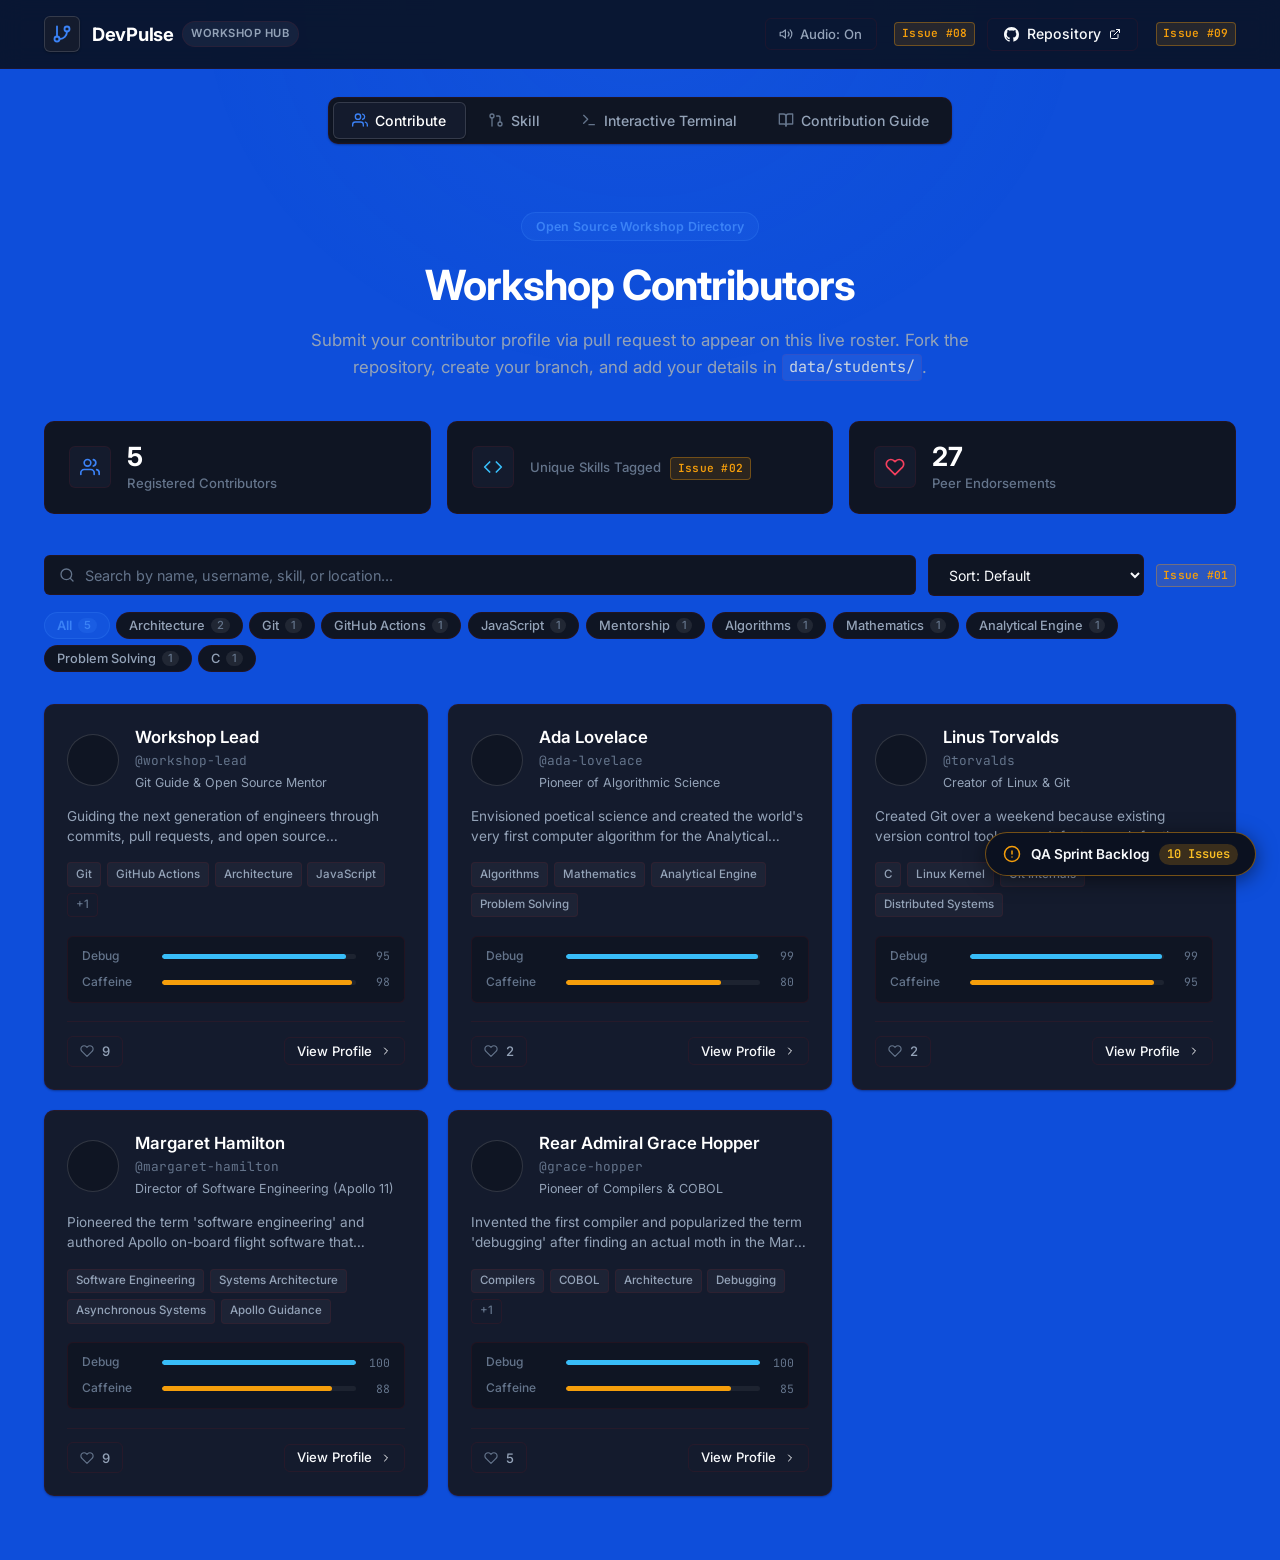
<file: GitHub_MTECH/index.html>
<!DOCTYPE html>
<html lang="en">

<head>
  <meta charset="UTF-8">
  <meta name="viewport" content="width=device-width, initial-scale=1.0">
  <meta name="description" content="DevPulse - Contributor directory and interactive Git workshop platform.">
  <title> Git and Github Workshop </title>
  <link rel="stylesheet" href="css/styles.css">
  <link rel="icon"
    href="data:image/svg+xml,<svg xmlns=%22http://www.w3.org/2000/svg%22 viewBox=%220 0 24 24%22 fill=%22none%22 stroke=%22%232f81f7%22 stroke-width=%222%22 stroke-linecap=%22round%22 stroke-linejoin=%22round%22><line x1=%226%22 y1=%223%22 x2=%226%22 y2=%2215%22/><circle cx=%2218%22 cy=%226%22 r=%223%22/><circle cx=%226%22 cy=%2218%22 r=%223%22/><path d=%22M18 9a9 9 0 0 1-9 9%22/></svg>">
</head>

<body>
  <canvas id="confetti-canvas"></canvas>

  <header class="site-header">
    <div class="app-container header-inner">
      <a href="#" class="brand-logo" id="brand-home-link">
        <div class="logo-icon-wrap" aria-hidden="true">
          <svg width="20" height="20" viewBox="0 0 24 24" fill="none" stroke="currentColor" stroke-width="2.2"
            stroke-linecap="round" stroke-linejoin="round">
            <line x1="6" y1="3" x2="6" y2="15"></line>
            <circle cx="18" cy="6" r="3"></circle>
            <circle cx="6" cy="18" r="3"></circle>
            <path d="M18 9a9 9 0 0 1-9 9"></path>
          </svg>
        </div>
        <div class="brand-text-group">
          <span class="brand-title">DevPulse</span>
          <span class="brand-tag">Workshop Hub</span>
        </div>
      </a>

      <div class="header-actions">
        <button id="audio-toggle-btn" class="btn-audio" title="Toggle audio feedback" aria-label="Toggle Sound Effects">
          <svg class="audio-icon" width="14" height="14" viewBox="0 0 24 24" fill="none" stroke="currentColor"
            stroke-width="2" stroke-linecap="round" stroke-linejoin="round">
            <polygon points="11 5 6 9 2 9 2 15 6 15 11 19 11 5"></polygon>
            <path d="M19.07 4.93a10 10 0 0 1 0 14.14M15.54 8.46a5 5 0 0 1 0 7.07"></path>
          </svg>
          <span class="audio-label">Audio: On</span>
        </button>
        <span class="qa-badge" data-issue="8" title="Defect #08: Status text inverted on mute toggle">Issue #08</span>
        <a href="https://github.com" target="_blank" rel="noopener noreferrer" class="btn btn-outline"
          id="github-repo-btn">
          <svg width="15" height="15" viewBox="0 0 24 24" fill="currentColor">
            <path
              d="M12 0C5.37 0 0 5.37 0 12c0 5.31 3.435 9.795 8.205 11.385.6.105.825-.255.825-.57 0-.285-.015-1.23-.015-2.235-3.015.555-3.795-.735-4.035-1.41-.135-.345-.72-1.41-1.23-1.695-.42-.225-1.02-.78-.015-.795.945-.015 1.62.87 1.845 1.23 1.08 1.815 2.805 1.305 3.495.99.105-.78.42-1.305.765-1.605-2.67-.3-5.46-1.335-5.46-5.925 0-1.305.465-2.385 1.23-3.225-.12-.3-.54-1.53.12-3.18 0 0 1.005-.315 3.3 1.23.96-.27 1.98-.405 3-.405s2.04.135 3 .405c2.295-1.56 3.3-1.23 3.3-1.23.66 1.65.24 2.88.12 3.18.765.84 1.23 1.905 1.23 3.225 0 4.605-2.805 5.625-5.475 5.925.435.375.81 1.095.81 2.22 0 1.605-.015 2.895-.015 3.3 0 .315.225.69.825.57A12.02 12.02 0 0024 12c0-6.63-5.37-12-12-12z" />
          </svg>
          <span>Repository</span>
          <svg width="12" height="12" viewBox="0 0 24 24" fill="none" stroke="currentColor" stroke-width="2"
            stroke-linecap="round" stroke-linejoin="round">
            <path d="M18 13v6a2 2 0 0 1-2 2H5a2 2 0 0 1-2-2V8a2 2 0 0 1 2-2h6"></path>
            <polyline points="15 3 21 3 21 9"></polyline>
            <line x1="10" y1="14" x2="21" y2="3"></line>
          </svg>
        </a>
        <span class="qa-badge" data-issue="9"
          title="Defect #09: Header repository button navigates to generic github.com">Issue #09</span>
      </div>
    </div>
  </header>

  <main class="app-container">
    <!-- Top Navigation Tabs -->
    <nav class="nav-tabs-wrapper" aria-label="Main Navigation">
      <div class="nav-tabs" role="tablist">
        <button class="nav-tab-btn active" data-tab="contributors" role="tab" id="tab-btn-contributors">
          <svg width="16" height="16" viewBox="0 0 24 24" fill="none" stroke="currentColor" stroke-width="2"
            stroke-linecap="round" stroke-linejoin="round">
            <path d="M17 21v-2a4 4 0 0 0-4-4H5a4 4 0 0 0-4 4v2"></path>
            <circle cx="9" cy="7" r="4"></circle>
            <path d="M23 21v-2a4 4 0 0 0-3-3.87"></path>
            <path d="M16 3.13a4 4 0 0 1 0 7.75"></path>
          </svg>
          <span>Contribute</span>
        </button>
        <button class="nav-tab-btn" data-tab="arena" role="tab" id="tab-btn-arena">
          <svg width="16" height="16" viewBox="0 0 24 24" fill="none" stroke="currentColor" stroke-width="2"
            stroke-linecap="round" stroke-linejoin="round">
            <circle cx="18" cy="18" r="3"></circle>
            <circle cx="6" cy="6" r="3"></circle>
            <path d="M13 6h3a2 2 0 0 1 2 2v7"></path>
            <line x1="6" y1="9" x2="6" y2="21"></line>
          </svg>
          <span>Skill </span>
        </button>
        <button class="nav-tab-btn" data-tab="arcade" role="tab" id="tab-btn-arcade">
          <svg width="16" height="16" viewBox="0 0 24 24" fill="none" stroke="currentColor" stroke-width="2"
            stroke-linecap="round" stroke-linejoin="round">
            <polyline points="4 17 10 11 4 5"></polyline>
            <line x1="12" y1="19" x2="20" y2="19"></line>
          </svg>
          <span>Interactive Terminal</span>
        </button>
        <button class="nav-tab-btn" data-tab="guide" role="tab" id="tab-btn-guide">
          <svg width="16" height="16" viewBox="0 0 24 24" fill="none" stroke="currentColor" stroke-width="2"
            stroke-linecap="round" stroke-linejoin="round">
            <path d="M2 3h6a4 4 0 0 1 4 4v14a3 3 0 0 0-3-3H2z"></path>
            <path d="M22 3h-6a4 4 0 0 0-4 4v14a3 3 0 0 1 3-3h7z"></path>
          </svg>
          <span>Contribution Guide</span>
        </button>
      </div>
    </nav>

    <!-- TAB 1: CONTRIBUTORS HUB -->
    <section id="tab-contributors" class="tab-panel active">
      <div class="hero-section">
        <div class="hero-pill">Open Source Workshop Directory</div>
        <h1 class="hero-title">Workshop Contributors</h1>
        <p class="hero-subtitle">
          Submit your contributor profile via pull request to appear on this live roster.
          Fork the repository, create your branch, and add your details in <code>data/students/</code>.
        </p>
      </div>

      <!-- Workshop Metrics Banner -->
      <div class="stats-banner">
        <div class="stat-item">
          <div class="stat-icon contributors" aria-hidden="true">
            <svg width="20" height="20" viewBox="0 0 24 24" fill="none" stroke="currentColor" stroke-width="2"
              stroke-linecap="round" stroke-linejoin="round">
              <path d="M17 21v-2a4 4 0 0 0-4-4H5a4 4 0 0 0-4 4v2"></path>
              <circle cx="9" cy="7" r="4"></circle>
              <path d="M23 21v-2a4 4 0 0 0-3-3.87"></path>
              <path d="M16 3.13a4 4 0 0 1 0 7.75"></path>
            </svg>
          </div>
          <div>
            <div class="stat-number" id="stat-total-contributors">0</div>
            <div class="stat-label">Registered Contributors</div>
          </div>
        </div>
        <div class="stat-item">
          <div class="stat-icon skills" aria-hidden="true">
            <svg width="20" height="20" viewBox="0 0 24 24" fill="none" stroke="currentColor" stroke-width="2"
              stroke-linecap="round" stroke-linejoin="round">
              <polyline points="16 18 22 12 16 6"></polyline>
              <polyline points="8 6 2 12 8 18"></polyline>
            </svg>
          </div>
          <div>
            <div class="stat-number" id="stat-unique-skills">0</div>
            <div class="stat-label">Unique Skills Tagged <span class="qa-badge" data-issue="2"
                title="Defect #02: Stat counter displays undefined / NaN">Issue #02</span></div>
          </div>
        </div>
        <div class="stat-item">
          <div class="stat-icon kudos" aria-hidden="true">
            <svg width="20" height="20" viewBox="0 0 24 24" fill="none" stroke="currentColor" stroke-width="2"
              stroke-linecap="round" stroke-linejoin="round">
              <path
                d="M20.84 4.61a5.5 5.5 0 0 0-7.78 0L12 5.67l-1.06-1.06a5.5 5.5 0 0 0-7.78 7.78l1.06 1.06L12 21.23l7.78-7.78 1.06-1.06a5.5 5.5 0 0 0 0-7.78z">
              </path>
            </svg>
          </div>
          <div>
            <div class="stat-number" id="stat-total-kudos">0</div>
            <div class="stat-label">Peer Endorsements</div>
          </div>
        </div>
      </div>

      <!-- Search, Sort & Skill Filters -->
      <div class="toolbar-section">
        <div class="search-row">
          <div class="search-input-wrapper">
            <svg class="search-icon" width="16" height="16" viewBox="0 0 24 24" fill="none" stroke="currentColor"
              stroke-width="2" stroke-linecap="round" stroke-linejoin="round">
              <circle cx="11" cy="11" r="8"></circle>
              <line x1="21" y1="21" x2="16.65" y2="16.65"></line>
            </svg>
            <input type="text" id="search-input" class="search-input"
              placeholder="Search by name, username, skill, or location...">
          </div>
          <div class="sort-select-wrapper" style="display: flex; align-items: center; gap: 0.4rem;">
            <select id="sort-select" class="sort-select">
              <option value="default">Sort: Default</option>
              <option value="name">Sort: Name (A–Z)</option>
              <option value="kudos">Sort: Peer Endorsements</option>
              <option value="debugging">Sort: Debugging Score</option>
              <option value="caffeine">Sort: Caffeine Index</option>
            </select>
            <span class="qa-badge" data-issue="1" title="Defect #01: Kudos sort order appears reversed">Issue #01</span>
          </div>
        </div>

        <div class="skills-pills-row" id="skills-filter-container">
          <!-- Populated dynamically by app.js -->
        </div>
      </div>

      <!-- Cards Grid -->
      <div class="profiles-grid" id="profiles-grid">
        <!-- Rendered dynamically by app.js -->
      </div>
    </section>

    <!-- TAB 2: GIT DUEL ARENA -->
    <section id="tab-arena" class="tab-panel">
      <div class="arena-container">
        <div class="arena-header">
          <h2 class="arena-title">Skill Comparison Duel</h2>
          <p class="arena-subtitle">Compare developer stats side-by-side in an interactive, turn-based capability
            simulation.</p>
        </div>

        <div class="arena-matchup-row">
          <div class="fighter-slot">
            <label for="arena-fighter-1" class="field-label">Contender 1</label>
            <select id="arena-fighter-1" class="fighter-select"></select>
            <div id="fighter-1-card"></div>
          </div>

          <div class="arena-vs-badge" aria-hidden="true">VS</div>

          <div class="fighter-slot">
            <label for="arena-fighter-2" class="field-label">Contender 2 <span class="qa-badge" data-issue="6"
                title="Defect #06: Contender 2 HP gauge lacks bottom clamping below 0">Issue #06</span></label>
            <select id="arena-fighter-2" class="fighter-select"></select>
            <div id="fighter-2-card"></div>
          </div>
        </div>

        <div class="arena-controls">
          <button id="start-battle-btn" class="btn btn-primary btn-battle">Run Comparison Duel</button>
          <button id="reset-battle-btn" class="btn btn-outline">Reset</button>
          <span class="qa-badge" data-issue="10"
            title="Defect #10: Contender validation allows selecting identical fighters">Issue #10</span>
        </div>

        <div class="battle-log-container" id="battle-log-messages">
          <div class="log-entry system">Ready. Select two contributors to begin simulation.</div>
        </div>
      </div>
    </section>

    <!-- TAB 3: GIT MINI-ARCADE -->
    <section id="tab-arcade" class="tab-panel">
      <div class="arcade-grid">
        <!-- Speed Typer Game -->
        <div class="arcade-card">
          <div class="arcade-card-header">
            <span class="arcade-tag">Terminal Exercise</span>
            <h3 class="arcade-title">Command Speed Typer <span class="qa-badge" data-issue="4"
                title="Defect #04: Restarting typer causes timer interval leakage and 2x countdown speed">Issue
                #04</span></h3>
            <p class="step-desc">Test your command-line recall. Enter the appropriate Git command before the clock runs
              out.</p>
          </div>

          <div class="typer-status-bar">
            <span>Score: <strong id="typer-score">0</strong></span>
            <span>Remaining: <strong id="typer-time">30s</strong></span>
          </div>

          <div class="typer-target-display">
            <div class="typer-prompt" id="typer-prompt">Click "Start Session" to begin</div>
            <div class="typer-target" id="typer-target">git checkout -b feature/example</div>
          </div>

          <input type="text" id="typer-input" class="typer-input" placeholder="Type Git command and press Enter..."
            disabled autocomplete="off" spellcheck="false">

          <button id="typer-start-btn" class="btn btn-primary">Start Session (30s)</button>
        </div>

        <!-- Git Quizzer -->
        <div class="arcade-card">
          <div class="arcade-card-header">
            <span class="arcade-tag">Knowledge Check</span>
            <h3 class="arcade-title">Version Control Assessment <span class="qa-badge" data-issue="5"
                title="Defect #05: Assessment Q5 answer key maps to incorrect option index">Issue #05</span></h3>
            <p class="step-desc">Verify your understanding of branching models, commit semantics, and merge conflict
              resolution.</p>
          </div>

          <div id="quiz-box">
            <!-- Rendered dynamically by arcade.js -->
          </div>
        </div>
      </div>

      <!-- Community Soundboard -->
      <div class="soundboard-section">
        <h3 class="arcade-title">Audio Feedback Console</h3>
        <p class="step-desc">Real-time Web Audio synthesizer providing auditory feedback for workshop demonstrations.
        </p>
        <div class="soundboard-grid">
          <button class="soundboard-btn" data-sound="kudos">Endorsement Chime</button>
          <button class="soundboard-btn" data-sound="attack">Action Pulse</button>
          <button class="soundboard-btn" data-sound="victory">Resolution Fanfare</button>
          <button class="soundboard-btn" data-sound="success">Commit Success</button>
          <button class="soundboard-btn" data-sound="error">Merge Conflict Alert</button>
        </div>
      </div>
    </section>

    <!-- TAB 4: GIT WORKSHOP GUIDE -->
    <section id="tab-guide" class="tab-panel">
      <div class="guide-container">
        <div class="guide-header">
          <h2 class="arena-title">Contribution Guide</h2>
          <p class="step-desc">
            Complete these 6 steps to submit your first open-source Pull Request and add your card to the roster.
          </p>
        </div>

        <div class="guide-steps-list">
          <div class="guide-step">
            <div class="step-num-badge">1</div>
            <div class="step-body">
              <h3 class="step-title">Fork and Clone <span class="qa-badge" data-issue="7"
                  title="Defect #07: Clone directory navigation mismatch (cd DevPulse fails)">Issue #07</span></h3>
              <p class="step-desc">Fork the repository to your personal GitHub account, then clone it to your local
                environment:</p>
              <div class="code-snippet-box">git clone https://github.com/Akhilesh-pujar/GitHub_workshop<br>cd DevPulse
              </div>
            </div>
          </div>

          <div class="guide-step">
            <div class="step-num-badge">2</div>
            <div class="step-body">
              <h3 class="step-title">Create a Feature Branch</h3>
              <p class="step-desc">Avoid committing to the <code>main</code> branch. Create a descriptive feature
                branch:</p>
              <div class="code-snippet-box">git checkout -b feature/add-YOUR_USERNAME</div>
            </div>
          </div>

          <div class="guide-step">
            <div class="step-num-badge">3</div>
            <div class="step-body">
              <h3 class="step-title">Create Your Profile</h3>
              <p class="step-desc">Copy <code>data/students/_template.json</code> to
                <code>data/students/YOUR_USERNAME.json</code> and populate your information:
              </p>
              <div class="code-snippet-box">cp data/students/_template.json data/students/YOUR_USERNAME.json</div>
            </div>
          </div>

          <div class="guide-step">
            <div class="step-num-badge">4</div>
            <div class="step-body">
              <h3 class="step-title">Register Your File</h3>
              <p class="step-desc">Add your filename (e.g., <code>"YOUR_USERNAME.json"</code>) to
                <code>data/registry.json</code> for local verification.
              </p>
            </div>
          </div>

          <div class="guide-step">
            <div class="step-num-badge">5</div>
            <div class="step-body">
              <h3 class="step-title">Stage, Commit & Push</h3>
              <p class="step-desc">Review modified files, commit with a standard conventional commit message, and push
                upstream:</p>
              <div class="code-snippet-box">git status<br>git add data/students/YOUR_USERNAME.json
                data/registry.json<br>git commit -m "feat: add profile for YOUR_USERNAME"<br>git push -u origin
                feature/add-YOUR_USERNAME</div>
            </div>
          </div>

          <div class="guide-step">
            <div class="step-num-badge">6</div>
            <div class="step-body">
              <h3 class="step-title">Open a Pull Request</h3>
              <p class="step-desc">
                Navigate to the upstream repository on GitHub, select <strong>Compare & pull request</strong>, provide a
                summary of your changes, and submit for peer review.
              </p>
            </div>
          </div>
        </div>
      </div>
    </section>
  </main>

  <!-- Profile Detail Modal Dialog -->
  <div id="profile-modal" class="modal-overlay" role="dialog" aria-modal="true"
    aria-labelledby="modal-contributor-name">
    <div class="modal-window">
      <button id="modal-close-btn" class="modal-close-btn" aria-label="Close dialog">
        <svg width="18" height="18" viewBox="0 0 24 24" fill="none" stroke="currentColor" stroke-width="2"
          stroke-linecap="round" stroke-linejoin="round">
          <line x1="18" y1="6" x2="6" y2="18"></line>
          <line x1="6" y1="6" x2="18" y2="18"></line>
        </svg>
      </button>
      <div id="modal-body-container">
        <!-- Rendered dynamically by app.js -->
      </div>
    </div>
  </div>

  <!-- Workshop QA Sprint Backlog Launcher (Floating) -->
  <aside class="qa-backlog-launcher-wrapper" aria-label="Workshop QA Tracking">
    <button id="qa-backlog-toggle-btn" class="qa-launcher-btn" title="View Workshop QA Defect Backlog (10 Issues)">
      <div class="qa-launcher-icon">
        <svg width="18" height="18" viewBox="0 0 24 24" fill="none" stroke="currentColor" stroke-width="2"
          stroke-linecap="round" stroke-linejoin="round">
          <circle cx="12" cy="12" r="10"></circle>
          <line x1="12" y1="8" x2="12" y2="12"></line>
          <line x1="12" y1="16" x2="12.01" y2="16"></line>
        </svg>
      </div>
      <span class="qa-launcher-text">QA Sprint Backlog</span>
      <span class="qa-launcher-pill">10 Issues</span>
    </button>
  </aside>

  <!-- Workshop QA Sprint Backlog Modal Dialog -->
  <div id="qa-backlog-modal" class="modal-overlay qa-modal" role="dialog" aria-modal="true"
    aria-labelledby="qa-modal-title">
    <div class="modal-window qa-modal-window">
      <div class="qa-modal-header">
        <div class="qa-header-title-group">
          <div class="qa-icon-wrap">
            <svg width="20" height="20" viewBox="0 0 24 24" fill="none" stroke="currentColor" stroke-width="2"
              stroke-linecap="round" stroke-linejoin="round">
              <path d="M12 20h9"></path>
              <path d="M16.5 3.5a2.121 2.121 0 0 1 3 3L7 19l-4 1 1-4L16.5 3.5z"></path>
            </svg>
          </div>
          <div>
            <h2 id="qa-modal-title" class="qa-title">Workshop Engineering QA Backlog</h2>
            <p class="qa-subtitle">Sprint 1 Pre-Release Defect Register • MTech Hands-on Track</p>
          </div>
        </div>
        <button id="qa-modal-close-btn" class="modal-close-btn" aria-label="Close defect register">
          <svg width="18" height="18" viewBox="0 0 24 24" fill="none" stroke="currentColor" stroke-width="2"
            stroke-linecap="round" stroke-linejoin="round">
            <line x1="18" y1="6" x2="6" y2="18"></line>
            <line x1="6" y1="6" x2="18" y2="18"></line>
          </svg>
        </button>
      </div>

      <div class="qa-workflow-banner">
        <div class="qa-workflow-title">Student Workflow Instructions</div>
        <ol class="qa-workflow-steps">
          <li><strong>Select an Issue:</strong> Pick an unassigned defect below (Issue #01 to #10).</li>
          <li><strong>Raise on GitHub:</strong> File a formal GitHub Issue (e.g.
            <code>[Bug]: Issue #01 - Kudos sort order inverted</code>) and assign it to a team member.
          </li>
          <li><strong>Branch & Fix:</strong> Run <code>git checkout -b fix/issue-XX-description</code>, investigate the
            source code, and implement the resolution.</li>
          <li><strong>Verify & Push:</strong> Test locally in your browser, commit with conventional commit format, and
            push your branch upstream.</li>
          <li><strong>Open Pull Request:</strong> Open a PR referencing <code>Fixes #&lt;issue-num&gt;</code> to trigger
            the automated CI pipeline!</li>
        </ol>
      </div>

      <div class="qa-issues-list" id="qa-issues-container">
        <!-- Issue #01 -->
        <div class="qa-issue-card" data-issue-target="1">
          <div class="qa-issue-top">
            <div class="qa-issue-tags">
              <span class="qa-tag-num">Issue #01</span>
              <span class="qa-tag-component">Search & Filter</span>
              <span class="qa-tag-severity medium">Medium</span>
            </div>
            <span class="qa-issue-file">GItHub/js/app.js</span>
          </div>
          <h3 class="qa-issue-title">Inverted sort order for "Peer Endorsements"</h3>
          <p class="qa-issue-desc">
            Selecting "Sort: Peer Endorsements" sorts the contributors ascending rather than descending, causing
            contributors with the fewest endorsements to appear first.
          </p>
        </div>

        <!-- Issue #02 -->
        <div class="qa-issue-card" data-issue-target="2">
          <div class="qa-issue-top">
            <div class="qa-issue-tags">
              <span class="qa-tag-num">Issue #02</span>
              <span class="qa-tag-component">Metrics Engine</span>
              <span class="qa-tag-severity high">High</span>
            </div>
            <span class="qa-issue-file">GItHub/js/app.js</span>
          </div>
          <h3 class="qa-issue-title">"Unique Skills Tagged" counter displays undefined / NaN</h3>
          <p class="qa-issue-desc">
            The unique skills counter element on the workshop metrics banner displays <code>undefined</code> due to an
            uninitialized property reference in <code>updateStatsCounters()</code>.
          </p>
        </div>

        <!-- Issue #03 -->
        <div class="qa-issue-card" data-issue-target="3">
          <div class="qa-issue-top">
            <div class="qa-issue-tags">
              <span class="qa-tag-num">Issue #03</span>
              <span class="qa-tag-component">Profile Modal</span>
              <span class="qa-tag-severity low">Low</span>
            </div>
            <span class="qa-issue-file">GItHub/js/app.js</span>
          </div>
          <h3 class="qa-issue-title">Modal "AI Prompt Crafting" bar width binds to debugging stat</h3>
          <p class="qa-issue-desc">
            In the developer detail modal, the progress bar width style attribute for "AI Prompt Crafting" references
            <code>p.stats?.debugging</code> instead of <code>p.stats?.promptCrafting</code>.
          </p>
        </div>

        <!-- Issue #04 -->
        <div class="qa-issue-card" data-issue-target="4">
          <div class="qa-issue-top">
            <div class="qa-issue-tags">
              <span class="qa-tag-num">Issue #04</span>
              <span class="qa-tag-component">Terminal Arcade</span>
              <span class="qa-tag-severity high">High</span>
            </div>
            <span class="qa-issue-file">GItHub/js/arcade.js</span>
          </div>
          <h3 class="qa-issue-title">Speed Typer timer accelerates upon restarting session</h3>
          <p class="qa-issue-desc">
            Restarting or re-initiating the 30-second speed typer without clearing the previous timer interval causes
            interval leakage, resulting in double-speed countdowns.
          </p>
        </div>

        <!-- Issue #05 -->
        <div class="qa-issue-card" data-issue-target="5">
          <div class="qa-issue-top">
            <div class="qa-issue-tags">
              <span class="qa-tag-num">Issue #05</span>
              <span class="qa-tag-component">Git Quizzer</span>
              <span class="qa-tag-severity medium">Medium</span>
            </div>
            <span class="qa-issue-file">GItHub/js/arcade.js</span>
          </div>
          <h3 class="qa-issue-title">Assessment Question 5 answer key maps to incorrect option index</h3>
          <p class="qa-issue-desc">
            In the Git knowledge assessment, Question 5 regarding <code>git checkout -b</code> has its answer key set to
            index <code>0</code> ("Deletes a branch") instead of index <code>1</code> ("Creates a new branch..."),
            penalizing correct submissions.
          </p>
        </div>

        <!-- Issue #06 -->
        <div class="qa-issue-card" data-issue-target="6">
          <div class="qa-issue-top">
            <div class="qa-issue-tags">
              <span class="qa-tag-num">Issue #06</span>
              <span class="qa-tag-component">Battle Arena</span>
              <span class="qa-tag-severity medium">Medium</span>
            </div>
            <span class="qa-issue-file">GItHub/js/battle-arena.js</span>
          </div>
          <h3 class="qa-issue-title">Contender 2 HP gauge lacks bottom clamping below 0</h3>
          <p class="qa-issue-desc">
            In <code>executeTurn()</code>, damage subtraction for Contender 2 omits <code>Math.max(0, ...)</code>,
            causing health points to display negative numbers on defeat.
          </p>
        </div>

        <!-- Issue #07 -->
        <div class="qa-issue-card" data-issue-target="7">
          <div class="qa-issue-top">
            <div class="qa-issue-tags">
              <span class="qa-tag-num">Issue #07</span>
              <span class="qa-tag-component">Contribution Guide</span>
              <span class="qa-tag-severity high">High</span>
            </div>
            <span class="qa-issue-file">GItHub/index.html</span>
          </div>
          <h3 class="qa-issue-title">Guide Step 1 directory navigation command mismatch</h3>
          <p class="qa-issue-desc">
            Step 1 snippet instructs students to run <code>cd DevPulse</code> after cloning, but the repository clone
            path defaults to <code>GitHub_workshop</code>, breaking terminal execution.
          </p>
        </div>

        <!-- Issue #08 -->
        <div class="qa-issue-card" data-issue-target="8">
          <div class="qa-issue-top">
            <div class="qa-issue-tags">
              <span class="qa-tag-num">Issue #08</span>
              <span class="qa-tag-component">Audio Console</span>
              <span class="qa-tag-severity low">Low</span>
            </div>
            <span class="qa-issue-file">GItHub/js/app.js</span>
          </div>
          <h3 class="qa-issue-title">Audio toggle button label text condition is inverted</h3>
          <p class="qa-issue-desc">
            Toggling mute state displays "Audio: On" when the audio synthesizer is actually muted, and displays "Audio:
            Muted" when audio is active.
          </p>
        </div>

        <!-- Issue #09 -->
        <div class="qa-issue-card" data-issue-target="9">
          <div class="qa-issue-top">
            <div class="qa-issue-tags">
              <span class="qa-tag-num">Issue #09</span>
              <span class="qa-tag-component">Navigation Bar</span>
              <span class="qa-tag-severity medium">Medium</span>
            </div>
            <span class="qa-issue-file">GItHub/index.html</span>
          </div>
          <h3 class="qa-issue-title">Header "Repository" button points to root github.com</h3>
          <p class="qa-issue-desc">
            The primary header repository navigation button links to <code>https://github.com</code> instead of the
            canonical workshop repository destination.
          </p>
        </div>

        <!-- Issue #10 -->
        <div class="qa-issue-card" data-issue-target="10">
          <div class="qa-issue-top">
            <div class="qa-issue-tags">
              <span class="qa-tag-num">Issue #10</span>
              <span class="qa-tag-component">Battle Arena</span>
              <span class="qa-tag-severity medium">Medium</span>
            </div>
            <span class="qa-issue-file">GItHub/js/battle-arena.js</span>
          </div>
          <h3 class="qa-issue-title">Duel simulator permits matching identical contenders for self-battle</h3>
          <p class="qa-issue-desc">
            Contender validation logic enables the comparison simulation even when Contender 1 and Contender 2 select
            the same profile, allowing self-combat anomalies.
          </p>
        </div>
      </div>
    </div>
  </div>

  <!-- Scripts -->
  <script src="js/audio.js"></script>
  <script src="js/battle-arena.js"></script>
  <script src="js/arcade.js"></script>
  <script src="js/app.js"></script>
</body>

</html>
</file>
<file: GitHub_MTECH/css/styles.css>
/* ==========================================================================
   DevPulse - Minimalist & Professional Design System
   Refined dark engineering interface inspired by GitHub and Linear
   ========================================================================== */

@import url('https://fonts.googleapis.com/css2?family=Inter:wght@400;500;600;700&family=JetBrains+Mono:wght@400;500;600&display=swap');

:root {
  /* Surface & Base Colors */
  --bg-canvas: #0e4eda;
  --bg-surface: #0f1523;
  --bg-card: #141b2d;
  --bg-card-hover: #182238;
  --bg-input: #0c121e;

  /* Borders */
  --border-subtle: rgba(247, 16, 16, 0.08);
  --border-medium: rgba(255, 255, 255, 0.14);
  --border-focus: #3b82f6;

  /* Accent & State Colors */
  --accent-primary: #3b82f6;
  --accent-primary-hover: #2563eb;
  --accent-subtle: rgba(59, 130, 246, 0.12);
  --accent-border: rgba(59, 130, 246, 0.3);

  --kudos-accent: #f43f5e;
  --kudos-subtle: rgba(244, 63, 94, 0.1);
  --kudos-border: rgba(244, 63, 94, 0.25);

  --success: #10b981;
  --success-subtle: rgba(16, 185, 129, 0.12);
  --warning: #f59e0b;
  --danger: #ef4444;

  /* Typography */
  --text-primary: #f8fafc;
  --text-secondary: #94a3b8;
  --text-muted: #64748b;

  --font-sans: 'Inter', -apple-system, BlinkMacSystemFont, 'Segoe UI', Roboto, sans-serif;
  --font-mono: 'JetBrains Mono', ui-monospace, SFMono-Regular, monospace;

  /* Radii */
  --radius-xs: 4px;
  --radius-sm: 6px;
  --radius-md: 10px;
  --radius-lg: 14px;
  --radius-full: 9999px;

  /* Shadows */
  --shadow-sm: 0 1px 2px rgba(0, 0, 0, 0.3);
  --shadow-md: 0 4px 14px rgba(0, 0, 0, 0.25);
  --shadow-lg: 0 12px 30px rgba(0, 0, 0, 0.4);
}

*,
*::before,
*::after {
  box-sizing: border-box;
  margin: 0;
  padding: 0;
}

body {
  font-family: var(--font-sans);
  background-color: var(--bg-canvas);
  color: var(--text-primary);
  line-height: 1.55;
  min-height: 100vh;
  overflow-x: hidden;
  position: relative;
  -webkit-font-smoothing: antialiased;
  -moz-osx-font-smoothing: grayscale;
}

/* Subtle background illumination */
body::before {
  content: '';
  position: fixed;
  top: 0;
  left: 50%;
  transform: translateX(-50%);
  width: 900px;
  height: 380px;
  background: radial-gradient(ellipse at top, rgba(59, 130, 246, 0.08) 0%, transparent 70%);
  pointer-events: none;
  z-index: 0;
}

#confetti-canvas {
  position: fixed;
  top: 0;
  left: 0;
  width: 100%;
  height: 100%;
  pointer-events: none;
  z-index: 9999;
}

/* Layout Container */
.app-container {
  position: relative;
  z-index: 1;
  max-width: 1240px;
  margin: 0 auto;
  padding: 0 1.5rem 4rem;
}

/* ==========================================================================
   Header & Brand Navigation
   ========================================================================== */
.site-header {
  border-bottom: 1px solid var(--border-subtle);
  background: rgba(9, 13, 22, 0.85);
  backdrop-filter: blur(12px);
  position: sticky;
  top: 0;
  z-index: 100;
}

.header-inner {
  display: flex;
  justify-content: space-between;
  align-items: center;
  gap: 1rem;
  padding-top: 1rem;
  padding-bottom: 1rem;
}

.brand-logo {
  display: flex;
  align-items: center;
  gap: 0.75rem;
  text-decoration: none;
  color: var(--text-primary);
  transition: opacity 0.15s ease;
}

.brand-logo:hover {
  opacity: 0.9;
}

.logo-icon-wrap {
  width: 36px;
  height: 36px;
  border-radius: var(--radius-sm);
  background: var(--bg-card);
  border: 1px solid var(--border-medium);
  display: flex;
  align-items: center;
  justify-content: center;
  color: var(--accent-primary);
  box-shadow: var(--shadow-sm);
}

.brand-text-group {
  display: flex;
  align-items: center;
  gap: 0.5rem;
}

.brand-title {
  font-size: 1.15rem;
  font-weight: 700;
  letter-spacing: -0.3px;
  color: #fff;
}

.brand-tag {
  font-size: 0.7rem;
  font-weight: 600;
  text-transform: uppercase;
  letter-spacing: 0.5px;
  color: var(--text-secondary);
  background: rgba(255, 255, 255, 0.05);
  padding: 0.2rem 0.55rem;
  border-radius: var(--radius-full);
  border: 1px solid var(--border-subtle);
}

.header-actions {
  display: flex;
  align-items: center;
  gap: 0.75rem;
}

/* ==========================================================================
   Navigation Tabs (Segmented Control)
   ========================================================================== */
.nav-tabs-wrapper {
  margin: 1.75rem 0 2.25rem;
  display: flex;
  justify-content: center;
}

.nav-tabs {
  display: flex;
  background: var(--bg-surface);
  border: 1px solid var(--border-subtle);
  border-radius: var(--radius-md);
  padding: 0.25rem;
  gap: 0.25rem;
  box-shadow: var(--shadow-sm);
}

.nav-tab-btn {
  background: transparent;
  border: none;
  color: var(--text-secondary);
  font-family: var(--font-sans);
  font-size: 0.88rem;
  font-weight: 500;
  padding: 0.55rem 1.15rem;
  border-radius: var(--radius-sm);
  cursor: pointer;
  transition: all 0.15s ease;
  display: flex;
  align-items: center;
  gap: 0.45rem;
}

.nav-tab-btn svg {
  color: var(--text-muted);
  transition: color 0.15s ease;
}

.nav-tab-btn:hover {
  color: var(--text-primary);
  background: rgba(255, 255, 255, 0.03);
}

.nav-tab-btn:hover svg {
  color: var(--text-secondary);
}

.nav-tab-btn.active {
  color: #fff;
  background: var(--bg-card);
  border: 1px solid var(--border-medium);
  box-shadow: var(--shadow-sm);
}

.nav-tab-btn.active svg {
  color: var(--accent-primary);
}

/* ==========================================================================
   Buttons
   ========================================================================== */
.btn {
  display: inline-flex;
  align-items: center;
  justify-content: center;
  gap: 0.5rem;
  font-family: var(--font-sans);
  font-weight: 500;
  font-size: 0.88rem;
  padding: 0.5rem 1rem;
  border-radius: var(--radius-sm);
  cursor: pointer;
  transition: all 0.15s ease;
  text-decoration: none;
  border: 1px solid transparent;
  line-height: 1;
}

.btn-primary {
  background: var(--accent-primary);
  color: #fff;
  border-color: var(--accent-primary);
}

.btn-primary:hover {
  background: var(--accent-primary-hover);
  border-color: var(--accent-primary-hover);
}

.btn-primary:disabled {
  opacity: 0.6;
  cursor: not-allowed;
}

.btn-outline {
  background: transparent;
  color: var(--text-primary);
  border: 1px solid var(--border-subtle);
}

.btn-outline:hover {
  background: rgba(255, 255, 255, 0.04);
  border-color: var(--border-medium);
}

.btn-audio {
  display: inline-flex;
  align-items: center;
  gap: 0.45rem;
  background: transparent;
  border: 1px solid var(--border-subtle);
  color: var(--text-secondary);
  border-radius: var(--radius-sm);
  padding: 0.45rem 0.85rem;
  font-size: 0.82rem;
  font-family: var(--font-sans);
  font-weight: 500;
  cursor: pointer;
  transition: all 0.15s ease;
}

.btn-audio:hover {
  border-color: var(--border-medium);
  color: var(--text-primary);
  background: rgba(255, 255, 255, 0.03);
}

.btn-audio.muted {
  opacity: 0.6;
}

/* ==========================================================================
   Hero Section
   ========================================================================== */
.hero-section {
  text-align: center;
  padding: 2rem 1rem 2.5rem;
  max-width: 760px;
  margin: 0 auto;
}

.hero-pill {
  display: inline-flex;
  align-items: center;
  gap: 0.45rem;
  padding: 0.25rem 0.85rem;
  border-radius: var(--radius-full);
  background: var(--accent-subtle);
  border: 1px solid var(--accent-border);
  font-size: 0.78rem;
  font-weight: 600;
  color: var(--accent-primary);
  margin-bottom: 1.25rem;
  letter-spacing: 0.2px;
}

.hero-title {
  font-size: 2.6rem;
  font-weight: 700;
  line-height: 1.2;
  margin-bottom: 1rem;
  letter-spacing: -1px;
  color: #fff;
}

.hero-subtitle {
  font-size: 1.05rem;
  color: var(--text-secondary);
  line-height: 1.6;
}

.hero-subtitle code {
  font-family: var(--font-mono);
  font-size: 0.9em;
  background: rgba(255, 255, 255, 0.06);
  border: 1px solid var(--border-subtle);
  padding: 0.15rem 0.4rem;
  border-radius: var(--radius-xs);
  color: #cbd5e1;
}

/* ==========================================================================
   Metrics Banner
   ========================================================================== */
.stats-banner {
  display: grid;
  grid-template-columns: repeat(3, 1fr);
  gap: 1rem;
  margin-bottom: 2.5rem;
}

.stat-item {
  background: var(--bg-surface);
  border: 1px solid var(--border-subtle);
  border-radius: var(--radius-md);
  padding: 1.25rem 1.5rem;
  display: flex;
  align-items: center;
  gap: 1rem;
  transition: border-color 0.15s ease;
}

.stat-item:hover {
  border-color: var(--border-medium);
}

.stat-icon {
  width: 42px;
  height: 42px;
  border-radius: var(--radius-sm);
  display: flex;
  align-items: center;
  justify-content: center;
  background: var(--bg-card);
  border: 1px solid var(--border-subtle);
  color: var(--text-secondary);
  flex-shrink: 0;
}

.stat-icon.contributors {
  color: var(--accent-primary);
}

.stat-icon.skills {
  color: #38bdf8;
}

.stat-icon.kudos {
  color: var(--kudos-accent);
}

.stat-number {
  font-size: 1.65rem;
  font-weight: 700;
  letter-spacing: -0.5px;
  color: #fff;
  line-height: 1.1;
}

.stat-label {
  font-size: 0.82rem;
  color: var(--text-muted);
  font-weight: 500;
  margin-top: 0.15rem;
}

/* ==========================================================================
   Toolbar (Search, Sort, Filters)
   ========================================================================== */
.toolbar-section {
  display: flex;
  flex-direction: column;
  gap: 1rem;
  margin-bottom: 2rem;
}

.search-row {
  display: flex;
  gap: 0.75rem;
  align-items: center;
}

.search-input-wrapper {
  position: relative;
  flex: 1;
}

.search-icon {
  position: absolute;
  left: 0.95rem;
  top: 50%;
  transform: translateY(-50%);
  color: var(--text-muted);
  pointer-events: none;
}

.search-input {
  width: 100%;
  background: var(--bg-surface);
  border: 1px solid var(--border-subtle);
  color: var(--text-primary);
  font-family: var(--font-sans);
  font-size: 0.9rem;
  padding: 0.65rem 1rem 0.65rem 2.5rem;
  border-radius: var(--radius-sm);
  outline: none;
  transition: all 0.15s ease;
}

.search-input::placeholder {
  color: var(--text-muted);
}

.search-input:focus {
  border-color: var(--border-focus);
  background: var(--bg-input);
  box-shadow: 0 0 0 1px var(--border-focus);
}

.sort-select {
  background: var(--bg-surface);
  border: 1px solid var(--border-subtle);
  color: var(--text-primary);
  font-family: var(--font-sans);
  font-size: 0.88rem;
  padding: 0.65rem 1rem;
  border-radius: var(--radius-sm);
  outline: none;
  cursor: pointer;
  transition: border-color 0.15s ease;
}

.sort-select:focus {
  border-color: var(--border-focus);
}

.skills-pills-row {
  display: flex;
  flex-wrap: wrap;
  gap: 0.4rem;
  align-items: center;
}

.filter-pill {
  background: var(--bg-surface);
  border: 1px solid var(--border-subtle);
  color: var(--text-secondary);
  font-family: var(--font-sans);
  font-size: 0.8rem;
  font-weight: 500;
  padding: 0.3rem 0.75rem;
  border-radius: var(--radius-full);
  cursor: pointer;
  transition: all 0.15s ease;
  display: inline-flex;
  align-items: center;
  gap: 0.4rem;
}

.filter-pill:hover {
  color: var(--text-primary);
  border-color: var(--border-medium);
  background: rgba(255, 255, 255, 0.04);
}

.filter-pill.active {
  background: var(--accent-subtle);
  border-color: var(--accent-border);
  color: var(--accent-primary);
  font-weight: 600;
}

.pill-badge {
  background: rgba(255, 255, 255, 0.08);
  color: var(--text-muted);
  padding: 0.1rem 0.35rem;
  border-radius: var(--radius-full);
  font-size: 0.7rem;
  line-height: 1;
}

.filter-pill.active .pill-badge {
  background: rgba(59, 130, 246, 0.2);
  color: var(--accent-primary);
}

/* ==========================================================================
   Profiles Grid & Contributor Cards
   ========================================================================== */
.profiles-grid {
  display: grid;
  grid-template-columns: repeat(auto-fill, minmax(360px, 1fr));
  gap: 1.25rem;
}

.dev-card {
  position: relative;
  background: var(--bg-card);
  border: 1px solid var(--border-subtle);
  border-radius: var(--radius-md);
  padding: 1.4rem;
  cursor: pointer;
  transition: transform 0.15s ease, border-color 0.15s ease, box-shadow 0.15s ease;
  display: flex;
  flex-direction: column;
  box-shadow: var(--shadow-sm);
}

.dev-card:hover {
  transform: translateY(-2px);
  border-color: var(--border-medium);
  box-shadow: var(--shadow-md);
  background: var(--bg-card-hover);
}

.dev-card-inner {
  display: flex;
  flex-direction: column;
  height: 100%;
}

.card-header {
  display: flex;
  align-items: center;
  gap: 1rem;
  margin-bottom: 0.85rem;
}

.avatar-ring {
  width: 52px;
  height: 52px;
  border-radius: var(--radius-full);
  flex-shrink: 0;
  border: 1px solid var(--border-medium);
  overflow: hidden;
  background: var(--bg-surface);
}

.dev-avatar {
  width: 100%;
  height: 100%;
  border-radius: var(--radius-full);
  object-fit: cover;
  display: block;
}

.dev-meta {
  overflow: hidden;
  flex: 1;
}

.dev-name {
  font-size: 1.05rem;
  font-weight: 600;
  color: #fff;
  white-space: nowrap;
  overflow: hidden;
  text-overflow: ellipsis;
  line-height: 1.3;
}

.dev-username {
  font-family: var(--font-mono);
  font-size: 0.8rem;
  color: var(--text-muted);
  display: block;
  margin-top: 0.1rem;
}

.dev-role {
  font-size: 0.78rem;
  color: var(--text-secondary);
  display: block;
  white-space: nowrap;
  overflow: hidden;
  text-overflow: ellipsis;
  margin-top: 0.15rem;
}

.dev-bio {
  font-size: 0.85rem;
  color: var(--text-secondary);
  line-height: 1.5;
  margin-bottom: 1rem;
  display: -webkit-box;
  -webkit-line-clamp: 2;
  -webkit-box-orient: vertical;
  overflow: hidden;
  flex-grow: 1;
}

.dev-skills-list {
  display: flex;
  flex-wrap: wrap;
  gap: 0.35rem;
  margin-bottom: 1.15rem;
}

.skill-tag {
  background: rgba(255, 255, 255, 0.04);
  border: 1px solid var(--border-subtle);
  color: var(--text-secondary);
  font-size: 0.72rem;
  font-weight: 500;
  padding: 0.15rem 0.5rem;
  border-radius: var(--radius-xs);
}

.skill-tag.more {
  color: var(--text-muted);
  background: transparent;
}

.dev-stats-bars {
  background: var(--bg-surface);
  border-radius: var(--radius-sm);
  padding: 0.65rem 0.85rem;
  display: flex;
  flex-direction: column;
  gap: 0.45rem;
  margin-bottom: 1.15rem;
  border: 1px solid var(--border-subtle);
}

.stat-bar-row {
  display: flex;
  align-items: center;
  gap: 0.65rem;
  font-size: 0.75rem;
}

.stat-name {
  width: 70px;
  color: var(--text-muted);
  font-weight: 500;
}

.stat-bar-track {
  flex: 1;
  height: 5px;
  background: rgba(255, 255, 255, 0.06);
  border-radius: var(--radius-full);
  overflow: hidden;
}

.stat-bar-val {
  height: 100%;
  border-radius: var(--radius-full);
  background: var(--accent-primary);
  transition: width 0.4s ease;
}

.stat-bar-val.debug {
  background: #38bdf8;
}

.stat-bar-val.caffeine {
  background: #f59e0b;
}

.stat-num {
  font-family: var(--font-mono);
  font-size: 0.72rem;
  color: var(--text-muted);
  width: 24px;
  text-align: right;
}

.card-footer {
  display: flex;
  align-items: center;
  justify-content: space-between;
  padding-top: 0.85rem;
  border-top: 1px solid var(--border-subtle);
}

.kudos-btn {
  background: transparent;
  border: 1px solid var(--border-subtle);
  color: var(--text-secondary);
  font-family: var(--font-sans);
  font-size: 0.82rem;
  font-weight: 500;
  padding: 0.4rem 0.75rem;
  border-radius: var(--radius-sm);
  cursor: pointer;
  display: flex;
  align-items: center;
  gap: 0.45rem;
  transition: all 0.15s ease;
}

.kudos-btn svg {
  color: var(--text-muted);
  transition: color 0.15s ease, transform 0.15s ease;
}

.kudos-btn:hover {
  border-color: var(--kudos-border);
  background: var(--kudos-subtle);
  color: var(--kudos-accent);
}

.kudos-btn:hover svg {
  color: var(--kudos-accent);
  fill: var(--kudos-accent);
}

.kudos-burst {
  animation: burst 0.3s ease;
}

@keyframes burst {
  0% {
    transform: scale(1);
  }

  50% {
    transform: scale(1.15);
  }

  100% {
    transform: scale(1);
  }
}

.view-profile-btn {
  font-size: 0.82rem;
  padding: 0.4rem 0.75rem;
}

.loading-state,
.empty-results-box {
  grid-column: 1 / -1;
  text-align: center;
  padding: 4rem 2rem;
  background: var(--bg-surface);
  border: 1px solid var(--border-subtle);
  border-radius: var(--radius-md);
  color: var(--text-secondary);
}

.empty-results-box h3 {
  color: #fff;
  font-size: 1.15rem;
  margin-bottom: 0.4rem;
}

.empty-results-box p {
  font-size: 0.9rem;
  color: var(--text-muted);
}

/* ==========================================================================
   Tab Panels
   ========================================================================== */
.tab-panel {
  display: none;
}

.tab-panel.active {
  display: block;
}

/* ==========================================================================
   Skill Comparison Duel UI
   ========================================================================== */
.arena-container {
  background: var(--bg-surface);
  border: 1px solid var(--border-subtle);
  border-radius: var(--radius-md);
  padding: 2.25rem;
  box-shadow: var(--shadow-sm);
}

.arena-header {
  text-align: center;
  margin-bottom: 2rem;
}

.arena-title {
  font-size: 1.85rem;
  font-weight: 700;
  letter-spacing: -0.5px;
  color: #fff;
  margin-bottom: 0.4rem;
}

.arena-subtitle {
  color: var(--text-secondary);
  font-size: 0.95rem;
}

.arena-matchup-row {
  display: grid;
  grid-template-columns: 1fr auto 1fr;
  gap: 1.5rem;
  align-items: center;
  margin-bottom: 2rem;
}

.field-label {
  font-size: 0.8rem;
  font-weight: 600;
  text-transform: uppercase;
  letter-spacing: 0.5px;
  color: var(--text-muted);
  margin-bottom: 0.35rem;
  display: block;
}

.fighter-slot {
  display: flex;
  flex-direction: column;
  gap: 0.75rem;
}

.fighter-select {
  width: 100%;
  background: var(--bg-card);
  border: 1px solid var(--border-subtle);
  color: var(--text-primary);
  font-family: var(--font-sans);
  font-size: 0.88rem;
  padding: 0.65rem 0.85rem;
  border-radius: var(--radius-sm);
  outline: none;
  cursor: pointer;
  transition: border-color 0.15s ease;
}

.fighter-select:focus {
  border-color: var(--border-focus);
}

.arena-vs-badge {
  font-size: 0.9rem;
  font-weight: 700;
  color: var(--text-muted);
  padding: 0.5rem 0.85rem;
  background: var(--bg-card);
  border-radius: var(--radius-sm);
  border: 1px solid var(--border-subtle);
  letter-spacing: 1px;
}

.fighter-preview-card {
  background: var(--bg-card);
  border: 1px solid var(--border-subtle);
  border-radius: var(--radius-md);
  padding: 1.25rem;
  transition: border-color 0.2s ease;
}

.fighter-preview-card.winner {
  border-color: var(--success);
}

.fighter-preview-card.loser {
  opacity: 0.55;
  filter: grayscale(0.6);
}

.fighter-preview-card.shake {
  animation: hit-shake 0.25s ease;
}

@keyframes hit-shake {

  0%,
  100% {
    transform: translateX(0);
  }

  25% {
    transform: translateX(-4px);
  }

  75% {
    transform: translateX(4px);
  }
}

.empty-fighter-slot {
  padding: 2.5rem 1rem;
  text-align: center;
  background: var(--bg-card);
  border: 1px dashed var(--border-subtle);
  border-radius: var(--radius-md);
  color: var(--text-muted);
  font-size: 0.88rem;
}

.fighter-header {
  display: flex;
  align-items: center;
  gap: 0.85rem;
  margin-bottom: 1rem;
}

.fighter-avatar {
  width: 46px;
  height: 46px;
  border-radius: var(--radius-full);
  object-fit: cover;
  border: 1px solid var(--border-medium);
}

.fighter-name {
  font-size: 1.05rem;
  font-weight: 600;
  color: #fff;
}

.fighter-role {
  font-size: 0.78rem;
  color: var(--text-muted);
  display: block;
}

.hp-bar-wrapper {
  margin-bottom: 1rem;
}

.hp-label {
  display: flex;
  justify-content: space-between;
  font-size: 0.78rem;
  font-weight: 600;
  color: var(--text-secondary);
  margin-bottom: 0.35rem;
}

.hp-track {
  height: 8px;
  background: rgba(255, 255, 255, 0.08);
  border-radius: var(--radius-full);
  overflow: hidden;
}

.hp-fill {
  height: 100%;
  background: var(--success);
  transition: width 0.3s ease;
}

.hp-fill.warning {
  background: var(--warning);
}

.hp-fill.critical {
  background: var(--danger);
}

.fighter-stats-mini {
  display: grid;
  grid-template-columns: 1fr 1fr;
  gap: 0.45rem;
  margin-bottom: 0.85rem;
}

.stat-pill {
  background: rgba(255, 255, 255, 0.03);
  border: 1px solid var(--border-subtle);
  padding: 0.35rem 0.55rem;
  border-radius: var(--radius-xs);
  font-size: 0.75rem;
  color: var(--text-secondary);
}

.stat-pill strong {
  color: #fff;
}

.signature-move-badge {
  background: var(--accent-subtle);
  border: 1px solid var(--accent-border);
  color: #cbd5e1;
  padding: 0.45rem 0.65rem;
  border-radius: var(--radius-xs);
  font-size: 0.78rem;
}

.signature-move-badge strong {
  color: var(--accent-primary);
}

.arena-controls {
  display: flex;
  justify-content: center;
  gap: 0.75rem;
  margin-bottom: 1.5rem;
}

.btn-battle {
  font-size: 0.95rem;
  padding: 0.7rem 1.75rem;
}

.battle-log-container {
  background: #06090e;
  border: 1px solid var(--border-subtle);
  border-radius: var(--radius-sm);
  padding: 1rem 1.25rem;
  max-height: 220px;
  overflow-y: auto;
  font-family: var(--font-mono);
  font-size: 0.82rem;
  line-height: 1.6;
}

.log-entry {
  padding: 0.3rem 0;
  border-bottom: 1px solid rgba(255, 255, 255, 0.03);
  color: var(--text-secondary);
}

.log-entry.system {
  color: var(--accent-primary);
}

.log-entry.player1 {
  color: #38bdf8;
}

.log-entry.player2 {
  color: #f472b6;
}

.log-entry.winner {
  color: var(--success);
  font-weight: 600;
}

.log-time {
  color: var(--text-muted);
  margin-right: 0.5rem;
}

.crit-tag {
  color: var(--danger);
  font-weight: 600;
}

.move-name {
  color: #cbd5e1;
  font-weight: 600;
}

/* ==========================================================================
   Terminal & Quiz UI
   ========================================================================== */
.arcade-grid {
  display: grid;
  grid-template-columns: 1fr 1fr;
  gap: 1.5rem;
  margin-bottom: 2rem;
}

.arcade-card {
  background: var(--bg-surface);
  border: 1px solid var(--border-subtle);
  border-radius: var(--radius-md);
  padding: 1.75rem;
  box-shadow: var(--shadow-sm);
  display: flex;
  flex-direction: column;
}

.arcade-card-header {
  margin-bottom: 1.25rem;
}

.arcade-tag {
  display: inline-block;
  font-size: 0.7rem;
  font-weight: 600;
  text-transform: uppercase;
  letter-spacing: 0.5px;
  color: var(--accent-primary);
  background: var(--accent-subtle);
  border: 1px solid var(--accent-border);
  padding: 0.15rem 0.5rem;
  border-radius: var(--radius-full);
  margin-bottom: 0.45rem;
}

.arcade-title {
  font-size: 1.25rem;
  font-weight: 600;
  color: #fff;
}

.typer-status-bar {
  display: flex;
  justify-content: space-between;
  font-family: var(--font-mono);
  font-size: 0.82rem;
  margin-bottom: 1rem;
  padding: 0.45rem 0.75rem;
  background: var(--bg-card);
  border: 1px solid var(--border-subtle);
  border-radius: var(--radius-sm);
  color: var(--text-secondary);
}

.typer-target-display {
  background: #06090e;
  border: 1px solid var(--border-subtle);
  border-radius: var(--radius-sm);
  padding: 1.15rem;
  margin-bottom: 1rem;
  text-align: center;
}

.typer-prompt {
  font-size: 0.82rem;
  color: var(--text-muted);
  margin-bottom: 0.4rem;
}

.typer-target {
  font-family: var(--font-mono);
  font-size: 1.05rem;
  font-weight: 600;
  color: var(--accent-primary);
}

.typer-input {
  width: 100%;
  background: #06090e;
  border: 1px solid var(--border-subtle);
  color: #fff;
  font-family: var(--font-mono);
  font-size: 0.95rem;
  padding: 0.65rem 0.85rem;
  border-radius: var(--radius-sm);
  outline: none;
  margin-bottom: 1rem;
  transition: border-color 0.15s ease;
}

.typer-input:focus {
  border-color: var(--border-focus);
}

.typer-input.flash-success {
  background: var(--success-subtle);
  border-color: var(--success);
}

/* Quiz Box */
.quiz-card {
  display: flex;
  flex-direction: column;
  height: 100%;
}

.quiz-progress-bar {
  display: flex;
  justify-content: space-between;
  font-size: 0.78rem;
  color: var(--text-muted);
  margin-bottom: 0.85rem;
}

.quiz-question-title {
  font-size: 1.05rem;
  font-weight: 600;
  margin-bottom: 1rem;
  color: #fff;
  line-height: 1.4;
}

.quiz-options-grid {
  display: flex;
  flex-direction: column;
  gap: 0.5rem;
  margin-bottom: 1rem;
}

.quiz-option-btn {
  background: var(--bg-card);
  border: 1px solid var(--border-subtle);
  color: var(--text-secondary);
  font-family: var(--font-sans);
  font-size: 0.85rem;
  padding: 0.75rem 0.85rem;
  border-radius: var(--radius-sm);
  text-align: left;
  cursor: pointer;
  transition: all 0.15s ease;
}

.quiz-option-btn:hover:not(:disabled) {
  background: var(--bg-card-hover);
  border-color: var(--border-medium);
  color: var(--text-primary);
}

.quiz-option-btn.correct {
  background: var(--success-subtle) !important;
  border-color: var(--success) !important;
  color: #fff !important;
}

.quiz-option-btn.wrong {
  background: rgba(239, 68, 68, 0.1) !important;
  border-color: var(--danger) !important;
  color: #fff !important;
}

.quiz-feedback-box {
  padding: 0.75rem 0.85rem;
  border-radius: var(--radius-sm);
  font-size: 0.82rem;
  line-height: 1.5;
  display: flex;
  flex-direction: column;
  gap: 0.65rem;
}

.quiz-feedback-box.correct {
  background: var(--success-subtle);
  border: 1px solid rgba(16, 185, 129, 0.25);
  color: #86efac;
}

.quiz-feedback-box.wrong {
  background: rgba(239, 68, 68, 0.1);
  border: 1px solid rgba(239, 68, 68, 0.25);
  color: #fca5a5;
}

.next-q-btn {
  align-self: flex-start;
  margin-top: 0.35rem;
}

.quiz-completed {
  text-align: center;
  padding: 2rem 1rem;
}

.quiz-final-score {
  font-size: 1.75rem;
  font-weight: 700;
  color: #fff;
  margin: 0.75rem 0;
}

/* Soundboard Card */
.soundboard-section {
  background: var(--bg-surface);
  border: 1px solid var(--border-subtle);
  border-radius: var(--radius-md);
  padding: 1.75rem 2rem;
}

.soundboard-grid {
  display: grid;
  grid-template-columns: repeat(auto-fit, minmax(180px, 1fr));
  gap: 0.75rem;
  margin-top: 1rem;
}

.soundboard-btn {
  background: var(--bg-card);
  border: 1px solid var(--border-subtle);
  color: var(--text-secondary);
  font-family: var(--font-sans);
  font-size: 0.85rem;
  font-weight: 500;
  padding: 0.75rem 0.85rem;
  border-radius: var(--radius-sm);
  cursor: pointer;
  display: flex;
  align-items: center;
  justify-content: center;
  gap: 0.5rem;
  transition: all 0.15s ease;
}

.soundboard-btn:hover {
  background: var(--bg-card-hover);
  border-color: var(--border-medium);
  color: var(--text-primary);
}

.soundboard-btn.pulse {
  transform: scale(0.97);
}

/* ==========================================================================
   Contribution Guide UI
   ========================================================================== */
.guide-container {
  background: var(--bg-surface);
  border: 1px solid var(--border-subtle);
  border-radius: var(--radius-md);
  padding: 2.25rem;
  box-shadow: var(--shadow-sm);
}

.guide-header {
  margin-bottom: 2rem;
  border-bottom: 1px solid var(--border-subtle);
  padding-bottom: 1.25rem;
}

.guide-step {
  display: flex;
  gap: 1.25rem;
  margin-bottom: 2rem;
  position: relative;
}

.guide-step:not(:last-child)::after {
  content: '';
  position: absolute;
  left: 17px;
  top: 40px;
  bottom: -24px;
  width: 2px;
  background: var(--border-subtle);
}

.step-num-badge {
  width: 36px;
  height: 36px;
  border-radius: var(--radius-full);
  background: var(--bg-card);
  border: 1px solid var(--border-medium);
  color: var(--accent-primary);
  font-weight: 600;
  font-size: 0.95rem;
  display: flex;
  align-items: center;
  justify-content: center;
  flex-shrink: 0;
}

.step-body {
  flex: 1;
}

.step-title {
  font-size: 1.15rem;
  font-weight: 600;
  color: #fff;
  margin-bottom: 0.35rem;
}

.step-desc {
  color: var(--text-secondary);
  font-size: 0.9rem;
  margin-bottom: 0.75rem;
}

.code-snippet-box {
  background: #06090e;
  border: 1px solid var(--border-subtle);
  border-radius: var(--radius-sm);
  padding: 0.75rem 1rem;
  font-family: var(--font-mono);
  font-size: 0.82rem;
  color: #38bdf8;
  overflow-x: auto;
  line-height: 1.6;
}

/* ==========================================================================
   Modal Dialog
   ========================================================================== */
.modal-overlay {
  position: fixed;
  top: 0;
  left: 0;
  width: 100vw;
  height: 100vh;
  background: rgba(5, 7, 12, 0.75);
  backdrop-filter: blur(8px);
  z-index: 1000;
  display: flex;
  align-items: center;
  justify-content: center;
  opacity: 0;
  pointer-events: none;
  transition: opacity 0.2s ease;
  padding: 1.5rem;
}

.modal-overlay.active {
  opacity: 1;
  pointer-events: auto;
}

.modal-window {
  background: var(--bg-surface);
  border: 1px solid var(--border-medium);
  border-radius: var(--radius-md);
  max-width: 620px;
  width: 100%;
  max-height: 90vh;
  overflow-y: auto;
  position: relative;
  box-shadow: var(--shadow-lg);
  padding: 2rem;
  transform: scale(0.98);
  transition: transform 0.2s ease;
}

.modal-overlay.active .modal-window {
  transform: scale(1);
}

.modal-close-btn {
  position: absolute;
  top: 1rem;
  right: 1rem;
  width: 32px;
  height: 32px;
  border-radius: var(--radius-sm);
  background: transparent;
  border: 1px solid var(--border-subtle);
  color: var(--text-muted);
  cursor: pointer;
  display: flex;
  align-items: center;
  justify-content: center;
  transition: all 0.15s ease;
}

.modal-close-btn:hover {
  background: rgba(255, 255, 255, 0.05);
  color: #fff;
  border-color: var(--border-medium);
}

.modal-profile-header {
  display: flex;
  gap: 1.25rem;
  align-items: center;
  margin-bottom: 1.5rem;
}

.modal-avatar-wrapper {
  width: 72px;
  height: 72px;
  border-radius: var(--radius-full);
  border: 1px solid var(--border-medium);
  overflow: hidden;
  flex-shrink: 0;
}

.modal-avatar {
  width: 100%;
  height: 100%;
  border-radius: var(--radius-full);
  object-fit: cover;
}

.modal-name {
  font-size: 1.45rem;
  font-weight: 700;
  color: #fff;
  line-height: 1.2;
}

.modal-badges {
  display: flex;
  gap: 0.5rem;
  margin: 0.35rem 0;
  align-items: center;
}

.badge-role {
  font-size: 0.75rem;
  font-weight: 500;
  background: rgba(255, 255, 255, 0.05);
  border: 1px solid var(--border-subtle);
  color: var(--text-secondary);
  padding: 0.15rem 0.5rem;
  border-radius: var(--radius-xs);
}

.badge-loc {
  font-size: 0.78rem;
  color: var(--text-muted);
  display: inline-flex;
  align-items: center;
  gap: 0.3rem;
}

.github-handle-link {
  color: var(--accent-primary);
  text-decoration: none;
  font-family: var(--font-mono);
  font-size: 0.82rem;
  display: inline-flex;
  align-items: center;
  gap: 0.35rem;
  margin-top: 0.2rem;
}

.github-handle-link:hover {
  text-decoration: underline;
}

.modal-bio-card {
  background: var(--bg-card);
  border: 1px solid var(--border-subtle);
  border-radius: var(--radius-sm);
  padding: 0.85rem 1rem;
  color: var(--text-secondary);
  font-size: 0.88rem;
  margin-bottom: 1.25rem;
}

.modal-quote {
  font-style: italic;
  border-left: 2px solid var(--accent-primary);
  padding-left: 0.75rem;
  margin-top: 0.65rem;
  color: var(--text-primary);
}

.modal-section {
  margin-bottom: 1.25rem;
}

.modal-section-title {
  font-size: 0.8rem;
  font-weight: 600;
  text-transform: uppercase;
  letter-spacing: 0.6px;
  color: var(--text-muted);
  margin-bottom: 0.65rem;
}

.modal-stats-grid {
  display: grid;
  grid-template-columns: 1fr 1fr;
  gap: 0.75rem;
}

.stat-box {
  background: var(--bg-card);
  border: 1px solid var(--border-subtle);
  border-radius: var(--radius-sm);
  padding: 0.65rem 0.85rem;
}

.stat-lbl {
  font-size: 0.75rem;
  color: var(--text-muted);
  display: block;
  margin-bottom: 0.35rem;
}

.stat-val-bar {
  height: 5px;
  background: rgba(255, 255, 255, 0.08);
  border-radius: var(--radius-full);
  overflow: hidden;
  margin-bottom: 0.35rem;
}

.stat-val-bar div {
  height: 100%;
  background: var(--accent-primary);
}

.modal-signature-move {
  background: var(--bg-card);
  border: 1px solid var(--border-subtle);
  border-radius: var(--radius-sm);
  padding: 0.85rem 1rem;
  margin-bottom: 1.25rem;
}

.move-label {
  font-size: 0.7rem;
  font-weight: 600;
  text-transform: uppercase;
  letter-spacing: 0.5px;
  color: var(--accent-primary);
  display: block;
  margin-bottom: 0.2rem;
}

.move-title {
  font-size: 0.95rem;
  font-weight: 600;
  color: #fff;
  margin-bottom: 0.25rem;
}

.move-text {
  font-size: 0.82rem;
  color: var(--text-secondary);
}

.modal-skills-wrap {
  display: flex;
  flex-wrap: wrap;
  gap: 0.4rem;
}

.modal-socials-row {
  display: flex;
  gap: 0.65rem;
  padding-top: 1rem;
  border-top: 1px solid var(--border-subtle);
}

.social-btn {
  background: var(--bg-card);
  border: 1px solid var(--border-subtle);
  color: var(--text-secondary);
  padding: 0.45rem 0.85rem;
  border-radius: var(--radius-sm);
  text-decoration: none;
  font-size: 0.82rem;
  font-weight: 500;
  transition: all 0.15s ease;
  display: inline-flex;
  align-items: center;
  gap: 0.45rem;
}

.social-btn:hover {
  background: var(--bg-card-hover);
  border-color: var(--border-medium);
  color: var(--text-primary);
}

/* ==========================================================================
   Responsive Breakpoints
   ========================================================================== */
@media (max-width: 900px) {
  .hero-title {
    font-size: 2rem;
  }

  .stats-banner {
    grid-template-columns: 1fr;
    gap: 0.75rem;
  }

  .arena-matchup-row {
    grid-template-columns: 1fr;
  }

  .arena-vs-badge {
    justify-self: center;
  }

  .arcade-grid {
    grid-template-columns: 1fr;
  }
}

@media (max-width: 640px) {
  .profiles-grid {
    grid-template-columns: 1fr;
  }

  .search-row {
    flex-direction: column;
  }

  .nav-tabs {
    flex-wrap: wrap;
  }

  .nav-tab-btn {
    padding: 0.45rem 0.75rem;
    font-size: 0.82rem;
  }

  .modal-stats-grid {
    grid-template-columns: 1fr;
  }

  .modal-profile-header {
    flex-direction: column;
    text-align: center;
  }

  .modal-badges {
    justify-content: center;
  }
}

/* ==========================================================================
   Workshop QA Defect Backlog & In-Page Issue Flags
   ========================================================================== */
.qa-badge {
  display: inline-flex;
  align-items: center;
  gap: 0.25rem;
  padding: 0.12rem 0.42rem;
  font-size: 0.7rem;
  font-family: var(--font-mono);
  font-weight: 600;
  color: #f59e0b;
  background: rgba(245, 158, 11, 0.12);
  border: 1px solid rgba(245, 158, 11, 0.35);
  border-radius: var(--radius-xs);
  cursor: pointer;
  vertical-align: middle;
  margin-left: 0.35rem;
  letter-spacing: 0.02em;
  transition: all 0.2s ease;
  user-select: none;
}

.qa-badge:hover {
  background: rgba(245, 158, 11, 0.24);
  border-color: #f59e0b;
  color: #fbbf24;
  transform: translateY(-1px);
}

.qa-backlog-launcher-wrapper {
  position: fixed;
  bottom: 1.5rem;
  right: 1.5rem;
  z-index: 990;
}

.qa-launcher-btn {
  display: inline-flex;
  align-items: center;
  gap: 0.6rem;
  padding: 0.65rem 1.05rem;
  background: #0b1120;
  border: 1px solid rgba(245, 158, 11, 0.45);
  border-radius: var(--radius-full);
  color: #f8fafc;
  font-family: var(--font-sans);
  font-size: 0.85rem;
  font-weight: 600;
  cursor: pointer;
  box-shadow: 0 4px 20px rgba(0, 0, 0, 0.5);
  transition: all 0.25s ease;
}

.qa-launcher-btn:hover {
  background: #1e293b;
  border-color: #f59e0b;
  box-shadow: 0 6px 24px rgba(245, 158, 11, 0.3);
  transform: translateY(-2px);
}

.qa-launcher-icon {
  color: #f59e0b;
  display: flex;
  align-items: center;
}

.qa-launcher-pill {
  background: rgba(245, 158, 11, 0.2);
  color: #fbbf24;
  padding: 0.15rem 0.5rem;
  border-radius: var(--radius-full);
  font-size: 0.75rem;
  font-family: var(--font-mono);
}

.qa-modal-window {
  max-width: 840px;
  max-height: 88vh;
  display: flex;
  flex-direction: column;
}

.qa-modal-header {
  display: flex;
  justify-content: space-between;
  align-items: flex-start;
  padding-bottom: 0.85rem;
  border-bottom: 1px solid var(--border-subtle);
  margin-bottom: 0.85rem;
}

.qa-header-title-group {
  display: flex;
  gap: 0.75rem;
  align-items: center;
}

.qa-icon-wrap {
  width: 38px;
  height: 38px;
  border-radius: var(--radius-md);
  background: rgba(245, 158, 11, 0.15);
  color: #f59e0b;
  display: flex;
  align-items: center;
  justify-content: center;
  flex-shrink: 0;
}

.qa-title {
  font-size: 1.2rem;
  font-weight: 700;
  color: var(--text-primary);
}

.qa-subtitle {
  font-size: 0.8rem;
  color: var(--text-secondary);
}

.qa-workflow-banner {
  background: rgba(59, 130, 246, 0.08);
  border: 1px solid rgba(59, 130, 246, 0.22);
  border-radius: var(--radius-md);
  padding: 0.75rem 1rem;
  margin-bottom: 1rem;
}

.qa-workflow-title {
  font-size: 0.8rem;
  font-weight: 700;
  text-transform: uppercase;
  letter-spacing: 0.04em;
  color: #60a5fa;
  margin-bottom: 0.35rem;
}

.qa-workflow-steps {
  padding-left: 1.2rem;
  font-size: 0.8rem;
  color: var(--text-secondary);
  line-height: 1.5;
}

.qa-workflow-steps li {
  margin-bottom: 0.2rem;
}

.qa-issues-list {
  overflow-y: auto;
  display: flex;
  flex-direction: column;
  gap: 0.65rem;
  padding-right: 0.35rem;
}

.qa-issue-card {
  background: var(--bg-card);
  border: 1px solid var(--border-subtle);
  border-radius: var(--radius-md);
  padding: 0.8rem 1rem;
  transition: all 0.2s ease;
}

.qa-issue-card:hover {
  border-color: rgba(245, 158, 11, 0.35);
  background: var(--bg-card-hover);
}

.qa-issue-top {
  display: flex;
  justify-content: space-between;
  align-items: center;
  margin-bottom: 0.35rem;
  flex-wrap: wrap;
  gap: 0.5rem;
}

.qa-issue-tags {
  display: flex;
  gap: 0.4rem;
  align-items: center;
}

.qa-tag-num {
  background: rgba(245, 158, 11, 0.15);
  color: #fbbf24;
  font-family: var(--font-mono);
  font-weight: 700;
  font-size: 0.72rem;
  padding: 0.12rem 0.4rem;
  border-radius: var(--radius-xs);
}

.qa-tag-component {
  background: rgba(255, 255, 255, 0.06);
  color: var(--text-secondary);
  font-size: 0.72rem;
  padding: 0.12rem 0.4rem;
  border-radius: var(--radius-xs);
}

.qa-tag-severity {
  font-size: 0.68rem;
  font-weight: 600;
  padding: 0.12rem 0.4rem;
  border-radius: var(--radius-xs);
}

.qa-tag-severity.high {
  background: rgba(239, 68, 68, 0.15);
  color: #f87171;
}

.qa-tag-severity.medium {
  background: rgba(245, 158, 11, 0.15);
  color: #fbbf24;
}

.qa-tag-severity.low {
  background: rgba(59, 130, 246, 0.15);
  color: #60a5fa;
}

.qa-issue-file {
  font-family: var(--font-mono);
  font-size: 0.72rem;
  color: var(--text-muted);
}

.qa-issue-title {
  font-size: 0.92rem;
  font-weight: 600;
  color: var(--text-primary);
  margin-bottom: 0.25rem;
}

.qa-issue-desc {
  font-size: 0.8rem;
  color: var(--text-secondary);
  line-height: 1.45;
  margin-bottom: 0.4rem;
}

.qa-issue-action-row {
  display: flex;
  justify-content: flex-end;
}

.qa-action-link {
  font-size: 0.76rem;
  color: #60a5fa;
  text-decoration: none;
  display: inline-flex;
  align-items: center;
  gap: 0.3rem;
  font-weight: 500;
}

.qa-action-link:hover {
  text-decoration: underline;
}
</file>
